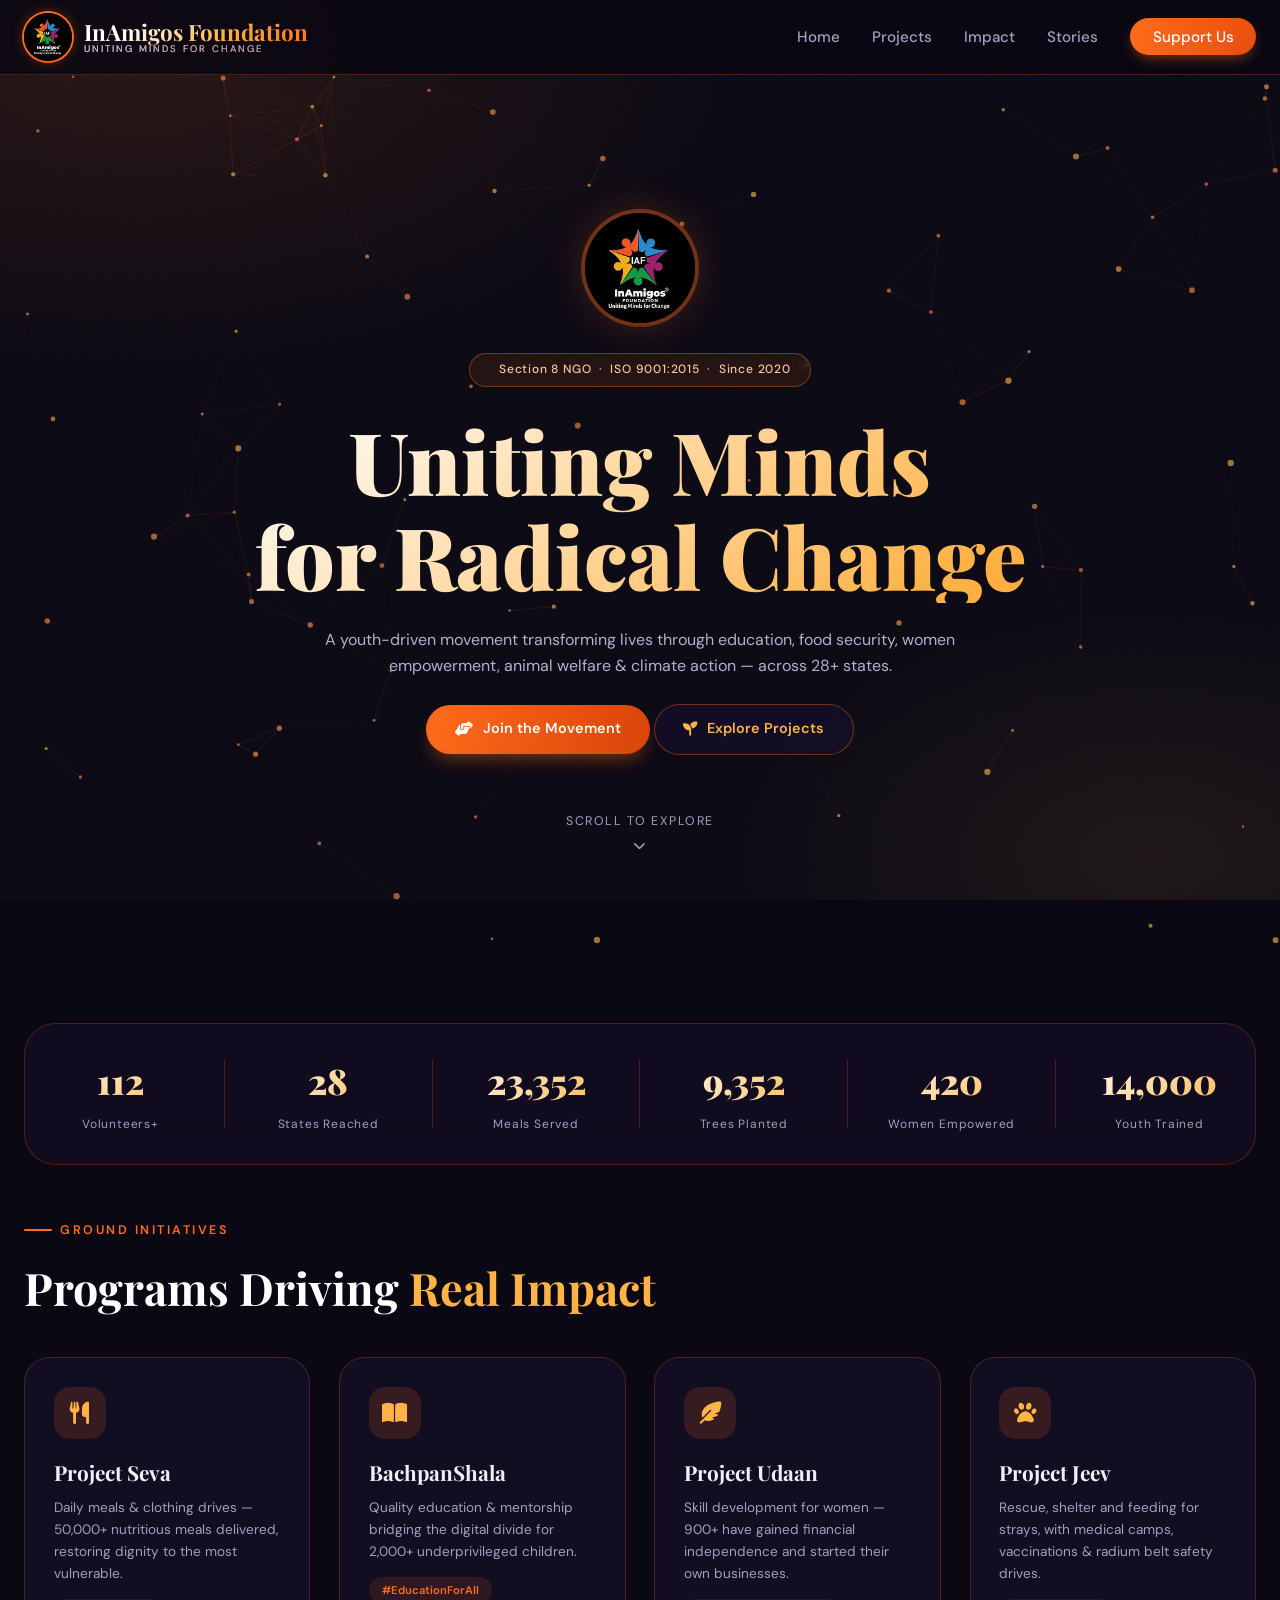
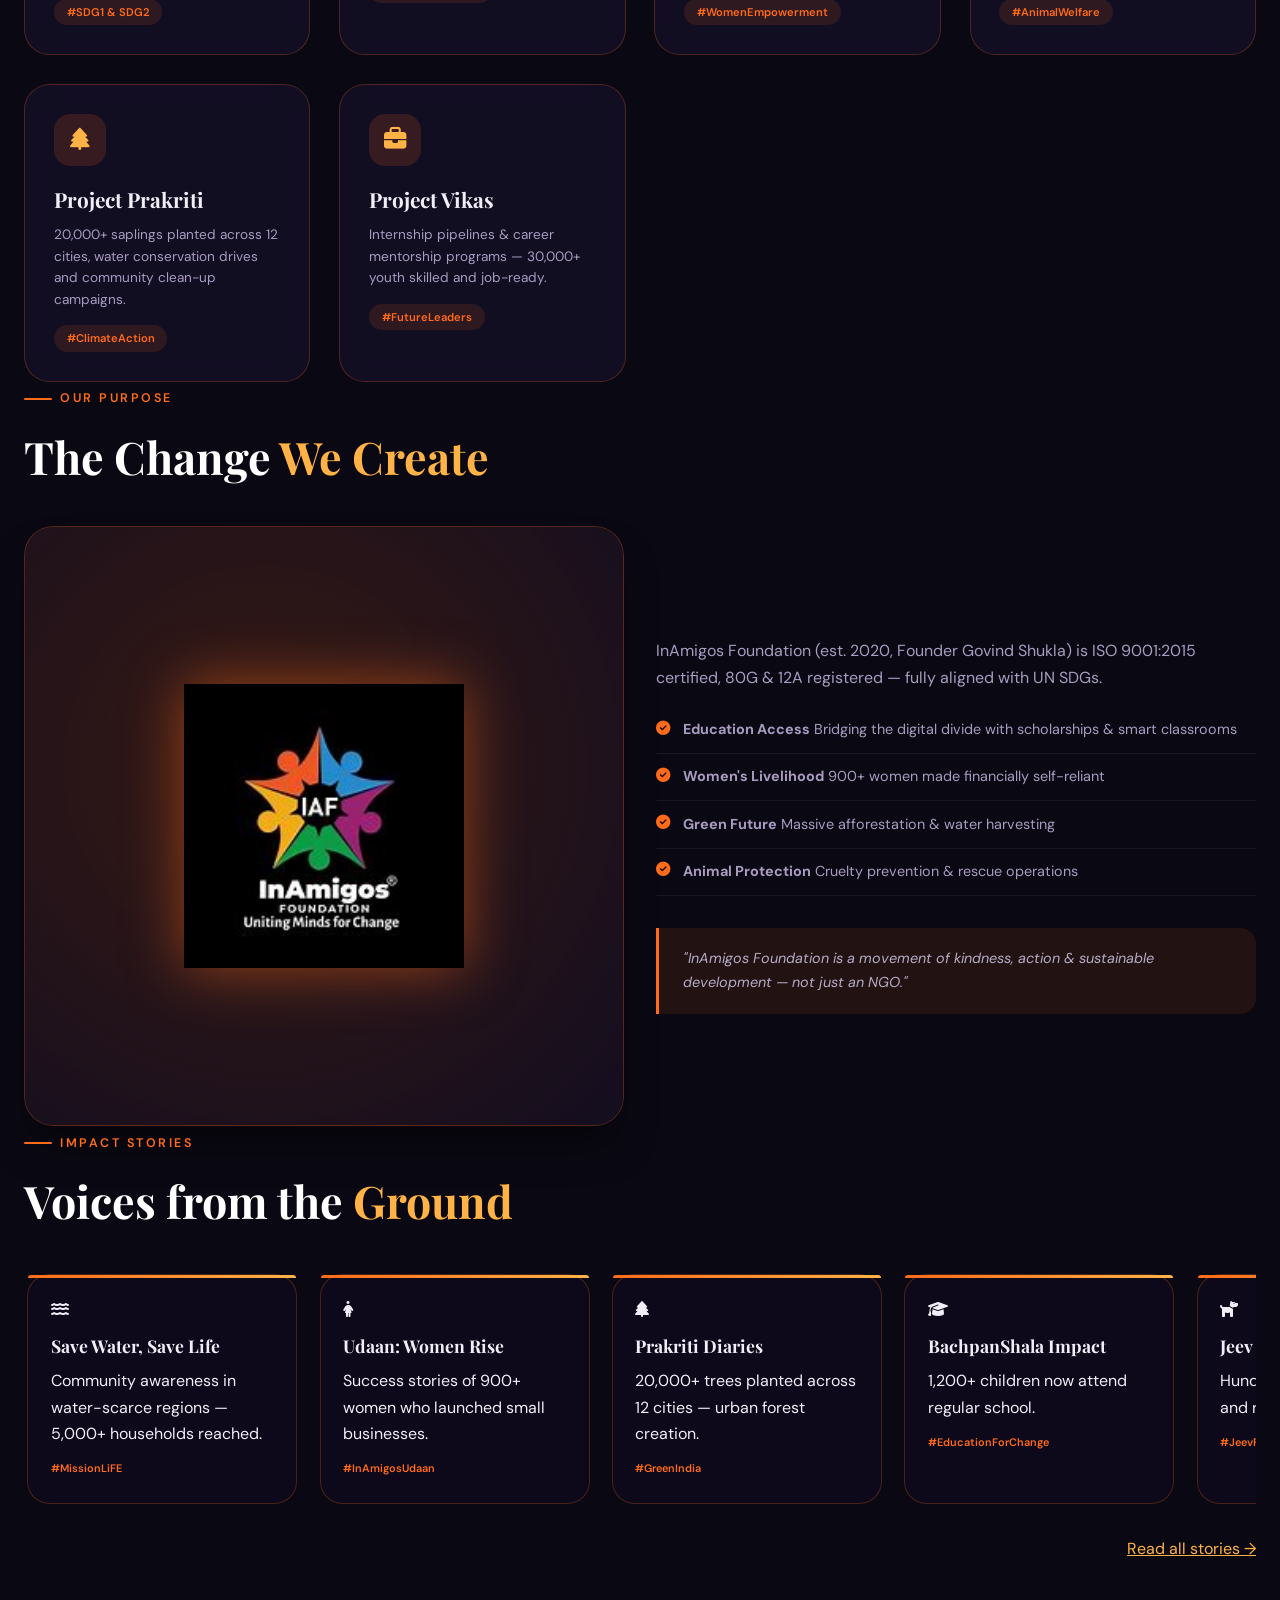
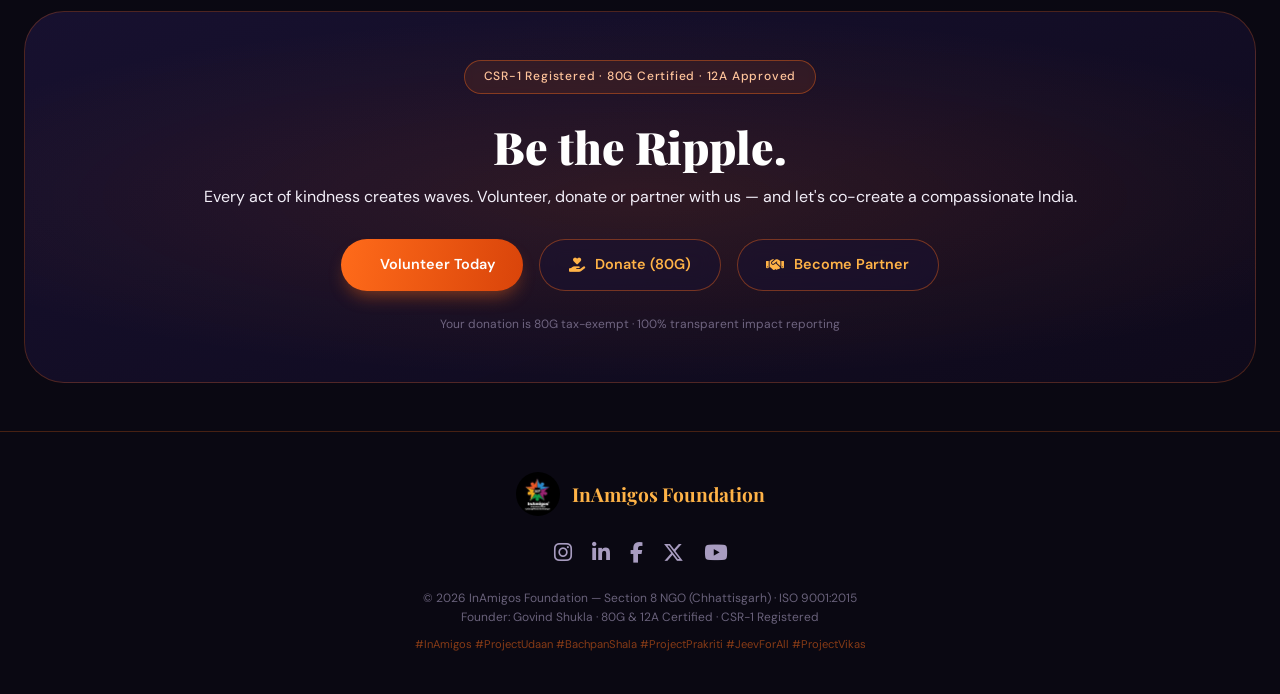
<file: index.html>
<!DOCTYPE html>
<html lang="en">
<head>
  <meta charset="UTF-8">
  <meta name="viewport" content="width=device-width, initial-scale=1.0, viewport-fit=cover, user-scalable=yes">
  <title>InAmigos Foundation | Uniting Minds for Change</title>
  <!-- External CSS -->
  <link rel="stylesheet" href="style.css">
  <!-- Google Fonts + Font Awesome -->
  <link href="https://fonts.googleapis.com/css2?family=Playfair+Display:wght@400;700;900&family=DM+Sans:wght@300;400;500;600;700&display=swap" rel="stylesheet">
  <link rel="stylesheet" href="https://cdnjs.cloudflare.com/ajax/libs/font-awesome/6.5.0/css/all.min.css">
</head>
<body>
<div class="bg-layer"></div>
<div class="grain"></div>

<nav>
  <div class="nav-inner">
    <a class="logo-wrap" href="#home">
      <img class="logo-img" src="[data-uri]" alt="InAmigos Foundation Logo">
      <div class="logo-name">
        InAmigos Foundation
        <small>Uniting Minds for Change</small>
      </div>
    </a>
    <button class="menu-toggle" id="menuToggle" aria-label="Menu"><i class="fas fa-bars"></i></button>
    <ul class="nav-links" id="navLinks">
      <li><a href="#home">Home</a></li>
      <li><a href="#projects">Projects</a></li>
      <li><a href="#impact">Impact</a></li>
      <li><a href="#stories">Stories</a></li>
      <li><a href="#join" class="nav-cta">Support Us</a></li>
    </ul>
  </div>
</nav>

<section class="hero" id="home">
  <canvas id="hero-canvas"></canvas>
  <div class="hero-inner">
    <div class="hero-logo-ring">
      <img src="[data-uri]" alt="InAmigos Foundation">
    </div>
    <div class="badge">
      <span class="badge-dot"></span>
      Section 8 NGO &nbsp;·&nbsp; ISO 9001:2015 &nbsp;·&nbsp; Since 2020
    </div>
    <h1>Uniting Minds<br>for Radical Change</h1>
    <p>A youth-driven movement transforming lives through education, food security, women empowerment, animal welfare & climate action — across 28+ states.</p>
    <div class="hero-btns">
      <a href="#join" class="btn btn-solid"><i class="fas fa-hands-helping"></i> Join the Movement</a>
      <a href="#projects" class="btn btn-ghost"><i class="fas fa-seedling"></i> Explore Projects</a>
    </div>
    <div class="scroll-hint">
      <span>Scroll to explore</span>
      <i class="fas fa-chevron-down"></i>
    </div>
  </div>
</section>

<div class="container">
  <div class="stats-bar">
    <div class="stat-item"><div class="stat-num" data-target="200">0</div><div class="stat-label">Volunteers+</div></div>
    <div class="stat-divider"></div>
    <div class="stat-item"><div class="stat-num" data-target="28">0</div><div class="stat-label">States Reached</div></div>
    <div class="stat-divider"></div>
    <div class="stat-item"><div class="stat-num" data-target="50000">0</div><div class="stat-label">Meals Served</div></div>
    <div class="stat-divider"></div>
    <div class="stat-item"><div class="stat-num" data-target="20000">0</div><div class="stat-label">Trees Planted</div></div>
    <div class="stat-divider"></div>
    <div class="stat-item"><div class="stat-num" data-target="900">0</div><div class="stat-label">Women Empowered</div></div>
    <div class="stat-divider"></div>
    <div class="stat-item"><div class="stat-num" data-target="30000">0</div><div class="stat-label">Youth Trained</div></div>
  </div>

  <section id="projects">
    <div class="sec-label">Ground Initiatives</div>
    <h2 class="sec-title">Programs Driving <em>Real Impact</em></h2>
    <div class="proj-grid">
      <div class="proj-card" data-num="01"><div class="proj-icon"><i class="fas fa-utensils"></i></div><h3>Project Seva</h3><p>Daily meals & clothing drives — 50,000+ nutritious meals delivered, restoring dignity to the most vulnerable.</p><span class="proj-tag">#SDG1 &amp; SDG2</span></div>
      <div class="proj-card" data-num="02"><div class="proj-icon"><i class="fas fa-book-open"></i></div><h3>BachpanShala</h3><p>Quality education & mentorship bridging the digital divide for 2,000+ underprivileged children.</p><span class="proj-tag">#EducationForAll</span></div>
      <div class="proj-card" data-num="03"><div class="proj-icon"><i class="fas fa-feather-alt"></i></div><h3>Project Udaan</h3><p>Skill development for women — 900+ have gained financial independence and started their own businesses.</p><span class="proj-tag">#WomenEmpowerment</span></div>
      <div class="proj-card" data-num="04"><div class="proj-icon"><i class="fas fa-paw"></i></div><h3>Project Jeev</h3><p>Rescue, shelter and feeding for strays, with medical camps, vaccinations & radium belt safety drives.</p><span class="proj-tag">#AnimalWelfare</span></div>
      <div class="proj-card" data-num="05"><div class="proj-icon"><i class="fas fa-tree"></i></div><h3>Project Prakriti</h3><p>20,000+ saplings planted across 12 cities, water conservation drives and community clean-up campaigns.</p><span class="proj-tag">#ClimateAction</span></div>
      <div class="proj-card" data-num="06"><div class="proj-icon"><i class="fas fa-briefcase"></i></div><h3>Project Vikas</h3><p>Internship pipelines & career mentorship programs — 30,000+ youth skilled and job-ready.</p><span class="proj-tag">#FutureLeaders</span></div>
    </div>
  </section>

  <section id="impact">
    <div class="sec-label">Our Purpose</div>
    <h2 class="sec-title">The Change <em>We Create</em></h2>
    <div class="impact-grid">
      <div class="impact-img-wrap"><div class="impact-logo-display"><img src="[data-uri]" alt="InAmigos Foundation"></div></div>
      <div class="impact-text">
        <p style="color:var(--muted);">InAmigos Foundation (est. 2020, Founder Govind Shukla) is ISO 9001:2015 certified, 80G & 12A registered — fully aligned with UN SDGs.</p>
        <ul><li><i class="fas fa-circle-check"></i><div><strong>Education Access</strong> Bridging the digital divide with scholarships & smart classrooms</div></li><li><i class="fas fa-circle-check"></i><div><strong>Women's Livelihood</strong> 900+ women made financially self-reliant</div></li><li><i class="fas fa-circle-check"></i><div><strong>Green Future</strong> Massive afforestation & water harvesting</div></li><li><i class="fas fa-circle-check"></i><div><strong>Animal Protection</strong> Cruelty prevention & rescue operations</div></li></ul>
        <div class="impact-quote">"InAmigos Foundation is a movement of kindness, action & sustainable development — not just an NGO."</div>
      </div>
    </div>
  </section>

  <section id="stories">
    <div class="sec-label">Impact Stories</div>
    <h2 class="sec-title">Voices from the <em>Ground</em></h2>
    <div class="blog-scroll">
      <div class="blog-card"><div class="blog-icon"><i class="fas fa-water"></i></div><h3>Save Water, Save Life</h3><p>Community awareness in water-scarce regions — 5,000+ households reached.</p><span class="blog-tag">#MissionLiFE</span></div>
      <div class="blog-card"><div class="blog-icon"><i class="fas fa-person-dress"></i></div><h3>Udaan: Women Rise</h3><p>Success stories of 900+ women who launched small businesses.</p><span class="blog-tag">#InAmigosUdaan</span></div>
      <div class="blog-card"><div class="blog-icon"><i class="fas fa-tree"></i></div><h3>Prakriti Diaries</h3><p>20,000+ trees planted across 12 cities — urban forest creation.</p><span class="blog-tag">#GreenIndia</span></div>
      <div class="blog-card"><div class="blog-icon"><i class="fas fa-graduation-cap"></i></div><h3>BachpanShala Impact</h3><p>1,200+ children now attend regular school.</p><span class="blog-tag">#EducationForChange</span></div>
      <div class="blog-card"><div class="blog-icon"><i class="fas fa-dog"></i></div><h3>Jeev Rescue Diaries</h3><p>Hundreds of strays rescued and rehabilitated.</p><span class="blog-tag">#JeevForAll</span></div>
    </div>
    <div style="text-align:right"><a href="https://inamigosfoundation.org.in/blog" target="_blank" style="color:var(--gold);">Read all stories →</a></div>
  </section>

  <div class="cta-section" id="join">
    <div class="badge" style="margin-bottom:1rem;">CSR-1 Registered · 80G Certified · 12A Approved</div>
    <h2>Be the Ripple.</h2>
    <p>Every act of kindness creates waves. Volunteer, donate or partner with us — and let's co-create a compassionate India.</p>
    <div class="cta-btns"><a href="#" class="btn btn-solid"><i class="fas fa-calendar-heart"></i> Volunteer Today</a><a href="#" class="btn btn-ghost"><i class="fas fa-hand-holding-heart"></i> Donate (80G)</a><a href="#" class="btn btn-ghost"><i class="fas fa-handshake"></i> Become Partner</a></div>
    <p class="cta-note">Your donation is 80G tax-exempt · 100% transparent impact reporting</p>
  </div>
</div>

<footer>
  <div class="footer-logo"><img src="[data-uri]" alt="InAmigos Foundation"><span>InAmigos Foundation</span></div>
  <div class="social-row"><a href="#"><i class="fab fa-instagram"></i></a><a href="#"><i class="fab fa-linkedin-in"></i></a><a href="#"><i class="fab fa-facebook-f"></i></a><a href="#"><i class="fab fa-x-twitter"></i></a><a href="#"><i class="fab fa-youtube"></i></a></div>
  <p class="footer-copy">© 2026 InAmigos Foundation — Section 8 NGO (Chhattisgarh) · ISO 9001:2015<br>Founder: Govind Shukla · 80G & 12A Certified · CSR-1 Registered</p>
  <p class="footer-tags">#InAmigos #ProjectUdaan #BachpanShala #ProjectPrakriti #JeevForAll #ProjectVikas</p>
</footer>

<script>
  (function(){
    // Hero particle canvas
    const canvas = document.getElementById('hero-canvas');
    if(canvas){
      let ctx = canvas.getContext('2d');
      let W,H, particles=[];
      const N=85, LINK=140;
      function resize(){ W=canvas.width=window.innerWidth; H=canvas.height=window.innerHeight; init(); }
      function init(){ particles = Array.from({length:N},()=>({ x:Math.random()*W, y:Math.random()*H, vx:(Math.random()-.5)*.35, vy:(Math.random()-.5)*.35, r:Math.random()*2+1.2, hue:15+Math.random()*25 })); }
      function draw(){
        if(!ctx)return;
        ctx.clearRect(0,0,W,H);
        for(let p of particles){
          p.x+=p.vx; p.y+=p.vy;
          if(p.x<0)p.x=W; if(p.x>W)p.x=0; if(p.y<0)p.y=H; if(p.y>H)p.y=0;
          ctx.beginPath(); ctx.arc(p.x,p.y,p.r,0,Math.PI*2);
          ctx.fillStyle=`hsla(${p.hue},80%,62%,0.65)`;
          ctx.fill();
        }
        for(let i=0;i<particles.length;i++){
          for(let j=i+1;j<particles.length;j++){
            const dx=particles[i].x-particles[j].x, dy=particles[i].y-particles[j].y;
            const d=Math.hypot(dx,dy);
            if(d<LINK){
              ctx.beginPath(); ctx.moveTo(particles[i].x,particles[i].y); ctx.lineTo(particles[j].x,particles[j].y);
              ctx.strokeStyle=`rgba(255,135,60,${.22*(1-d/LINK)})`;
              ctx.lineWidth=.7; ctx.stroke();
            }
          }
        }
        requestAnimationFrame(draw);
      }
      window.addEventListener('resize',resize);
      resize(); draw();
    }

    // Animated counters
    const counters = document.querySelectorAll('.stat-num');
    const obs = new IntersectionObserver(entries=>{
      entries.forEach(e=>{
        if(e.isIntersecting && !e.target.dataset.done){
          e.target.dataset.done='1';
          const target=+e.target.dataset.target;
          let cur=0, step=Math.ceil(target/60);
          const tick=()=>{
            cur=Math.min(cur+step,target);
            e.target.textContent=cur.toLocaleString('en-IN');
            if(cur<target) requestAnimationFrame(tick);
          };
          tick();
          obs.unobserve(e.target);
        }
      });
    },{threshold:.6});
    counters.forEach(c=>obs.observe(c));

    // Mobile menu toggle
    const menuToggle = document.getElementById('menuToggle');
    const navLinks = document.getElementById('navLinks');
    if(menuToggle && navLinks){
      menuToggle.addEventListener('click', (e)=>{
        e.stopPropagation();
        navLinks.classList.toggle('show');
      });
      document.addEventListener('click', function(event){
        if(!navLinks.contains(event.target) && !menuToggle.contains(event.target)){
          navLinks.classList.remove('show');
        }
      });
    }
    // Reveal animations
    const cards = document.querySelectorAll('.proj-card, .blog-card');
    const revealObs = new IntersectionObserver(entries=>{
      entries.forEach((e,i)=>{
        if(e.isIntersecting){
          setTimeout(()=>{ e.target.style.opacity='1'; e.target.style.transform='translateY(0)'; }, (i%3)*80);
          revealObs.unobserve(e.target);
        }
      });
    },{threshold:.15});
    cards.forEach(c=>{ c.style.opacity='0'; c.style.transform='translateY(20px)'; c.style.transition='opacity .5s ease, transform .5s ease'; revealObs.observe(c); });
  })();
</script>
</body>
</html>
</file>
<file: style.css>
:root {
  --orange: #FF6B1A;
  --gold: #FFB347;
  --deep: #0A0812;
  --mid: #140E20;
  --card: rgba(22,17,40,0.75);
  --border: rgba(255,107,26,0.25);
  --text: #F2EEF8;
  --muted: #A89CC0;
}
* {
  margin: 0;
  padding: 0;
  box-sizing: border-box;
}
html {
  scroll-behavior: smooth;
}
body {
  font-family: 'DM Sans', sans-serif;
  background: var(--deep);
  color: var(--text);
  overflow-x: hidden;
  line-height: 1.65;
}
::-webkit-scrollbar {
  width: 5px;
}
::-webkit-scrollbar-track {
  background: var(--mid);
}
::-webkit-scrollbar-thumb {
  background: var(--orange);
  border-radius: 8px;
}
.bg-layer {
  position: fixed;
  inset: 0;
  z-index: -2;
  background: radial-gradient(ellipse 80% 60% at 10% 5%, rgba(255,107,26,0.12) 0%, transparent 60%),
              radial-gradient(ellipse 60% 50% at 90% 95%, rgba(255,179,71,0.08) 0%, transparent 55%),
              var(--deep);
}
.grain {
  position: fixed;
  inset: 0;
  z-index: -1;
  pointer-events: none;
  opacity: .045;
  background-image: url("data:image/svg+xml,%3Csvg xmlns='http://www.w3.org/2000/svg' width='300' height='300'%3E%3Cfilter id='n'%3E%3CfeTurbulence type='fractalNoise' baseFrequency='0.9' numOctaves='4'/%3E%3C/filter%3E%3Crect width='300' height='300' filter='url(%23n)' opacity='1'/%3E%3C/svg%3E");
}
nav {
  position: sticky;
  top: 0;
  z-index: 300;
  padding: 0.8rem 1.5rem;
  background: rgba(10, 8, 18, 0.85);
  backdrop-filter: blur(22px);
  border-bottom: 1px solid var(--border);
}
.nav-inner {
  max-width: 1360px;
  margin: 0 auto;
  display: flex;
  align-items: center;
  justify-content: space-between;
  gap: 1rem;
  flex-wrap: wrap;
}
.logo-wrap {
  display: flex;
  align-items: center;
  gap: 12px;
  text-decoration: none;
  flex-shrink: 0;
}
.logo-img {
  width: 48px;
  height: 48px;
  border-radius: 50%;
  object-fit: cover;
  box-shadow: 0 0 0 2px var(--orange), 0 0 14px rgba(255,107,26,0.4);
  transition: box-shadow 0.2s;
}
.logo-name {
  font-family: 'Playfair Display', serif;
  font-size: 1.4rem;
  font-weight: 700;
  background: linear-gradient(130deg, #fff 20%, var(--gold) 60%, var(--orange) 100%);
  -webkit-background-clip: text;
  background-clip: text;
  color: transparent;
  line-height: 1.2;
}
.logo-name small {
  display: block;
  font-family: 'DM Sans', sans-serif;
  font-size: 0.6rem;
  font-weight: 400;
  letter-spacing: 2px;
  color: var(--muted);
  text-transform: uppercase;
  margin-top: -3px;
}
.nav-links {
  display: flex;
  list-style: none;
  gap: 2rem;
  align-items: center;
  margin: 0;
  padding: 0;
}
.nav-links li a {
  text-decoration: none;
  font-weight: 500;
  font-size: 0.95rem;
  color: var(--muted);
  transition: 0.2s;
  white-space: nowrap;
}
.nav-links li a:hover {
  color: var(--gold);
}
.nav-cta {
  padding: 0.55rem 1.4rem;
  border-radius: 50px;
  background: linear-gradient(100deg, var(--orange), #e84e0f);
  color: #fff !important;
  font-weight: 600;
  font-size: 0.88rem;
  box-shadow: 0 6px 14px -4px rgba(255,107,26,0.5);
  transition: all 0.25s;
}
.nav-cta:hover {
  transform: translateY(-2px);
  box-shadow: 0 10px 20px -5px rgba(255,107,26,0.7) !important;
}
.menu-toggle {
  display: none;
  background: transparent;
  border: none;
  color: var(--gold);
  font-size: 1.7rem;
  cursor: pointer;
  padding: 0.4rem 0.6rem;
  transition: 0.2s;
  border-radius: 12px;
}
.menu-toggle:hover {
  background: rgba(255,107,26,0.15);
}
@media (max-width: 880px) {
  .menu-toggle {
    display: flex;
    align-items: center;
    justify-content: center;
  }
  .nav-links {
    position: fixed;
    top: 70px;
    left: 0;
    right: 0;
    background: rgba(10, 8, 18, 0.97);
    backdrop-filter: blur(25px);
    flex-direction: column;
    align-items: stretch;
    gap: 0;
    padding: 1.5rem 1rem;
    border-top: 1px solid var(--border);
    border-bottom: 1px solid var(--border);
    transform: translateY(-120%);
    opacity: 0;
    transition: transform 0.35s cubic-bezier(0.2, 0.9, 0.4, 1.1), opacity 0.25s;
    z-index: 299;
    box-shadow: 0 20px 30px -10px rgba(0, 0, 0, 0.5);
  }
  .nav-links.show {
    transform: translateY(0);
    opacity: 1;
  }
  .nav-links li {
    width: 100%;
    text-align: center;
    padding: 0.8rem 0;
    border-bottom: 1px solid rgba(255,107,26,0.2);
  }
  .nav-links li:last-child {
    border-bottom: none;
  }
  .nav-links li a {
    display: inline-block;
    width: 100%;
    font-size: 1rem;
    padding: 0.4rem 0;
  }
}
.hero {
  position: relative;
  min-height: 100vh;
  display: flex;
  align-items: center;
  justify-content: center;
  text-align: center;
  padding: 5rem 1.5rem 4rem;
}
#hero-canvas {
  position: absolute;
  inset: 0;
  width: 100%;
  height: 100%;
  pointer-events: none;
}
.hero-inner {
  position: relative;
  z-index: 10;
  max-width: 960px;
  margin: 0 auto;
}
.hero-logo-ring {
  width: 110px;
  height: 110px;
  border-radius: 50%;
  margin: 0 auto 1.8rem;
  box-shadow: 0 0 0 4px rgba(255,107,26,0.35), 0 0 40px rgba(255,107,26,0.25);
  animation: pulse-ring 3s ease-in-out infinite;
}
.hero-logo-ring img {
  width: 100%;
  height: 100%;
  object-fit: cover;
  border-radius: 50%;
}
@keyframes pulse-ring {
  0%, 100% { box-shadow: 0 0 0 4px rgba(255,107,26,.35), 0 0 50px rgba(255,107,26,.25); }
  50% { box-shadow: 0 0 0 8px rgba(255,107,26,.2), 0 0 80px rgba(255,107,26,.4); }
}
.badge {
  display: inline-flex;
  align-items: center;
  gap: 10px;
  padding: 0.4rem 1.2rem;
  border-radius: 100px;
  background: rgba(255,107,26,.1);
  border: 1px solid rgba(255,107,26,.4);
  color: #FFC49B;
  font-size: 0.75rem;
  font-weight: 500;
  letter-spacing: 0.8px;
  margin-bottom: 1.6rem;
  backdrop-filter: blur(4px);
}
h1 {
  font-family: 'Playfair Display', serif;
  font-size: clamp(2.8rem, 8vw, 5.4rem);
  font-weight: 900;
  line-height: 1.1;
  background: linear-gradient(140deg, #fff 0%, var(--gold) 50%, var(--orange) 100%);
  background-size: 200% auto;
  -webkit-background-clip: text;
  background-clip: text;
  color: transparent;
  animation: shimmer 9s linear infinite;
}
@keyframes shimmer {
  0% { background-position: 0 50%; }
  100% { background-position: 200% 50%; }
}
.hero p {
  font-size: 1rem;
  max-width: 680px;
  margin: 1.5rem auto;
  color: rgba(200,192,230,.9);
  padding: 0 0.5rem;
}
.btn {
  display: inline-flex;
  align-items: center;
  gap: 0.6rem;
  padding: 0.8rem 1.8rem;
  border-radius: 60px;
  font-weight: 600;
  font-size: 0.9rem;
  text-decoration: none;
  transition: all 0.25s ease;
}
.btn-solid {
  background: linear-gradient(100deg, var(--orange), #d9440a);
  color: #fff;
  box-shadow: 0 10px 18px -6px rgba(255,107,26,.45);
}
.btn-ghost {
  background: rgba(25,18,50,.55);
  backdrop-filter: blur(10px);
  border: 1px solid rgba(255,107,26,.4);
  color: var(--gold);
}
.container {
  max-width: 1320px;
  margin: 0 auto;
  padding: 0 1.5rem;
}
.stats-bar {
  display: flex;
  flex-wrap: wrap;
  justify-content: space-around;
  gap: 1.5rem;
  background: rgba(20,14,38,.65);
  backdrop-filter: blur(20px);
  border: 1px solid var(--border);
  border-radius: 2rem;
  padding: 1.8rem 1rem;
  margin: 3rem 0;
}
.stat-item {
  text-align: center;
  min-width: 100px;
  flex: 1;
}
.stat-num {
  font-family: 'Playfair Display', serif;
  font-size: 2.2rem;
  font-weight: 900;
  background: linear-gradient(135deg, #fff, var(--gold));
  -webkit-background-clip: text;
  background-clip: text;
  color: transparent;
}
.stat-label {
  font-size: 0.75rem;
  color: var(--muted);
  margin-top: 0.3rem;
  letter-spacing: 0.8px;
}
.sec-label {
  display: inline-flex;
  align-items: center;
  gap: 0.5rem;
  font-size: 0.78rem;
  font-weight: 600;
  letter-spacing: 2.5px;
  text-transform: uppercase;
  color: var(--orange);
  margin-bottom: 0.7rem;
}
.sec-label::before {
  content: '';
  width: 28px;
  height: 2px;
  background: var(--orange);
  border-radius: 2px;
}
.sec-title {
  font-family: 'Playfair Display', serif;
  font-size: clamp(1.8rem, 4vw, 2.8rem);
  font-weight: 700;
  color: #fff;
  margin-bottom: 1.2rem;
}
.sec-title em {
  font-style: normal;
  color: var(--gold);
}
.proj-grid {
  display: grid;
  grid-template-columns: repeat(auto-fit, minmax(280px, 1fr));
  gap: 1.8rem;
  margin-top: 2rem;
}
.proj-card {
  background: var(--card);
  backdrop-filter: blur(12px);
  border: 1px solid var(--border);
  border-radius: 1.6rem;
  padding: 1.8rem;
  transition: all 0.3s cubic-bezier(0.2,0.9,0.4,1.1);
  position: relative;
}
.proj-card:hover {
  transform: translateY(-6px);
  border-color: rgba(255,107,26,.65);
}
.proj-icon {
  width: 52px;
  height: 52px;
  border-radius: 16px;
  background: rgba(255,107,26,.15);
  display: flex;
  align-items: center;
  justify-content: center;
  font-size: 1.4rem;
  color: var(--gold);
  margin-bottom: 1rem;
}
.proj-card h3 {
  font-family: 'Playfair Display', serif;
  font-size: 1.3rem;
  margin-bottom: 0.5rem;
}
.proj-card p {
  font-size: 0.85rem;
  color: var(--muted);
  line-height: 1.6;
}
.proj-tag {
  display: inline-block;
  margin-top: 0.9rem;
  padding: 0.25rem 0.8rem;
  border-radius: 30px;
  background: rgba(255,107,26,.12);
  font-size: 0.7rem;
  font-weight: 600;
  color: var(--orange);
}
.impact-grid {
  display: grid;
  grid-template-columns: 1fr 1fr;
  gap: 2rem;
  align-items: center;
  margin-top: 2rem;
}
.impact-img-wrap {
  border-radius: 1.8rem;
  overflow: hidden;
  box-shadow: 0 25px 40px -12px rgba(0,0,0,0.5);
}
.impact-logo-display {
  width: 100%;
  aspect-ratio: 1;
  display: flex;
  align-items: center;
  justify-content: center;
  background: radial-gradient(circle at 40% 40%, rgba(255,107,26,.18), var(--mid));
  border: 1px solid var(--border);
  border-radius: 1.8rem;
}
.impact-logo-display img {
  width: 70%;
  max-width: 280px;
  filter: drop-shadow(0 0 28px rgba(255,107,26,.5));
  animation: float-logo 4s ease-in-out infinite;
}
@keyframes float-logo {
  0%,100% { transform: translateY(0); }
  50% { transform: translateY(-10px); }
}
.impact-text ul {
  list-style: none;
  margin-top: 1rem;
}
.impact-text ul li {
  display: flex;
  align-items: flex-start;
  gap: 0.8rem;
  padding: 0.7rem 0;
  border-bottom: 1px solid rgba(255,255,255,.06);
  font-size: 0.9rem;
  color: var(--muted);
}
.impact-text ul li i {
  color: var(--orange);
  margin-top: 0.15rem;
  flex-shrink: 0;
}
.impact-quote {
  margin-top: 2rem;
  padding: 1.2rem 1.5rem;
  background: rgba(255,107,26,.1);
  border-left: 3px solid var(--orange);
  border-radius: 0 1rem 1rem 0;
  font-style: italic;
  color: rgba(220,210,245,.8);
  font-size: 0.9rem;
}
.blog-scroll {
  display: flex;
  gap: 1.4rem;
  overflow-x: auto;
  padding: 1rem 0.2rem 2rem;
  scrollbar-width: thin;
  scrollbar-color: var(--orange) var(--mid);
}
.blog-card {
  min-width: 270px;
  background: rgba(15,11,30,.7);
  backdrop-filter: blur(10px);
  border: 1px solid var(--border);
  border-radius: 1.4rem;
  padding: 1.4rem;
  transition: 0.2s;
  position: relative;
}
.blog-card::before {
  content: '';
  position: absolute;
  top: 0;
  left: 0;
  right: 0;
  height: 3px;
  background: linear-gradient(90deg, var(--orange), var(--gold));
  border-radius: 1.4rem 1.4rem 0 0;
}
.blog-card h3 {
  font-family: 'Playfair Display', serif;
  font-size: 1.1rem;
  margin: 0.5rem 0;
}
.blog-tag {
  display: inline-block;
  margin-top: 0.8rem;
  font-size: 0.68rem;
  color: var(--orange);
  font-weight: 600;
}
.cta-section {
  background: radial-gradient(ellipse 90% 70% at 50% 50%, rgba(255,107,26,.12), transparent 70%),
              linear-gradient(160deg, rgba(25,18,50,.92), rgba(15,10,28,.96));
  border: 1px solid var(--border);
  border-radius: 2.5rem;
  padding: 3rem 1.5rem;
  text-align: center;
  margin: 3rem 0;
  position: relative;
  overflow: hidden;
}
.cta-section h2 {
  font-family: 'Playfair Display', serif;
  font-size: clamp(1.8rem, 5vw, 2.8rem);
  font-weight: 900;
  color: #fff;
}
.cta-btns {
  display: flex;
  flex-wrap: wrap;
  gap: 1rem;
  justify-content: center;
  margin-top: 1.8rem;
}
.cta-note {
  margin-top: 1.5rem;
  font-size: 0.75rem;
  color: rgba(168,156,192,.6);
}
footer {
  text-align: center;
  padding: 2.5rem 1.5rem;
  border-top: 1px solid var(--border);
}
.footer-logo {
  display: flex;
  align-items: center;
  justify-content: center;
  gap: 12px;
  margin-bottom: 1rem;
  flex-wrap: wrap;
}
.footer-logo img {
  width: 44px;
  height: 44px;
  border-radius: 50%;
}
.footer-logo span {
  font-family: 'Playfair Display', serif;
  font-size: 1.2rem;
  font-weight: 700;
  color: var(--gold);
}
.social-row {
  margin: 1.2rem 0;
}
.social-row a {
  color: var(--muted);
  margin: 0 10px;
  font-size: 1.3rem;
  display: inline-block;
  transition: 0.2s;
}
.social-row a:hover {
  color: var(--orange);
  transform: translateY(-2px);
}
.footer-copy {
  font-size: 0.75rem;
  line-height: 1.6;
  color: rgba(168,156,192,.6);
}
.footer-tags {
  margin-top: 0.5rem;
  font-size: 0.7rem;
  color: rgba(255,107,26,.5);
}
.scroll-hint {
  margin-top: 3.5rem;
  display: flex;
  flex-direction: column;
  align-items: center;
  gap: 0.5rem;
  color: var(--muted);
  font-size: 0.78rem;
  letter-spacing: 1.5px;
  text-transform: uppercase;
  animation: float 2.5s ease-in-out infinite;
}
@keyframes float {
  0%,100%{ transform:translateY(0); }
  50%{ transform:translateY(6px); }
}
.stat-divider {
  width: 1px;
  background: var(--border);
  align-self: stretch;
  margin: 0.5rem 0;
}
@media (max-width: 780px) {
  .impact-grid {
    grid-template-columns: 1fr;
    gap: 2rem;
  }
  .stat-divider {
    display: none;
  }
  .hero-logo-ring {
    width: 90px;
    height: 90px;
  }
  .container {
    padding: 0 1rem;
  }
  .btn {
    padding: 0.7rem 1.4rem;
    font-size: 0.85rem;
  }
  .stat-num {
    font-size: 1.8rem;
  }
}
@media (max-width: 580px) {
  .sec-title {
    font-size: 1.6rem;
  }
}
</file>
